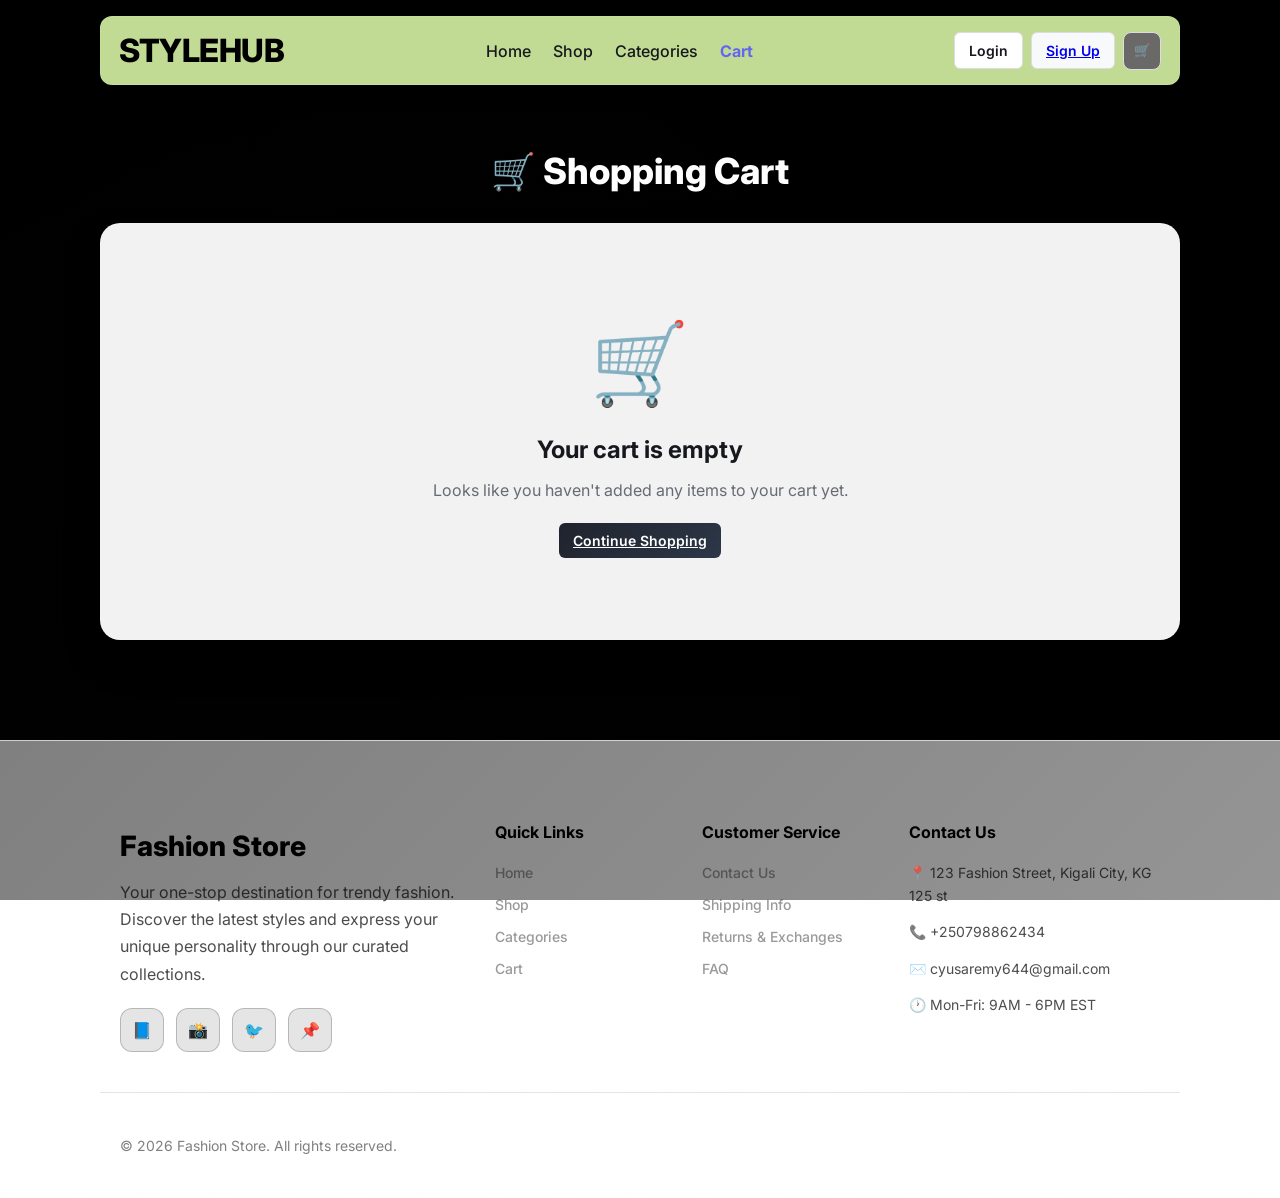
<file: cart.html>
<!DOCTYPE html>
<html lang="en">
<head>
  <meta charset="UTF-8">
  <meta name="viewport" content="width=device-width, initial-scale=1.0">
  <title>Shopping Cart - Fashion Store</title>
  <link rel="preconnect" href="https://fonts.googleapis.com">
  <link rel="preconnect" href="https://fonts.gstatic.com" crossorigin>
  <link href="https://fonts.googleapis.com/css2?family=Inter:wght@400;500;600;700;800&display=swap" rel="stylesheet">
  <link rel="stylesheet" href="styles.css">
  <style>
    .cart-page {
      min-height: 60vh;
      padding: 40px 0;
    }

    .cart-page-title {
      font-size: 36px;
      font-weight: 800;
      margin-bottom: 30px;
      text-align: center;
      color: white;
      text-shadow: 0 2px 4px rgba(0, 0, 0, 0.2);
    }

    .cart-page-container {
      background: rgba(255, 255, 255, 0.95);
      backdrop-filter: blur(20px);
      border-radius: 20px;
      padding: 30px;
      box-shadow: 0 20px 40px rgba(0, 0, 0, 0.15);
    }

    .cart-page-table {
      width: 100%;
      border-collapse: collapse;
    }

    .cart-page-table th {
      text-align: left;
      padding: 15px;
      border-bottom: 2px solid var(--line);
      font-weight: 600;
      color: var(--gray-700);
    }

    .cart-page-table td {
      padding: 20px 15px;
      border-bottom: 1px solid var(--line);
      vertical-align: middle;
    }

    .cart-page-item {
      display: flex;
      align-items: center;
      gap: 15px;
    }

    .cart-page-item img {
      width: 80px;
      height: 80px;
      object-fit: cover;
      border-radius: 10px;
      background: #f0f0f0;
    }

    .cart-page-item-info h4 {
      margin: 0 0 5px 0;
      font-size: 16px;
    }

    .cart-page-item-info p {
      margin: 0;
      color: var(--muted);
      font-size: 14px;
    }

    .cart-page-qty {
      display: flex;
      align-items: center;
      gap: 10px;
    }

    .cart-page-qty button {
      width: 32px;
      height: 32px;
      border: 1px solid var(--line);
      background: white;
      border-radius: 8px;
      cursor: pointer;
      font-weight: 600;
      transition: all 0.2s;
    }

    .cart-page-qty button:hover {
      background: var(--primary);
      color: white;
      border-color: var(--primary);
    }

    .cart-page-qty span {
      min-width: 30px;
      text-align: center;
      font-weight: 600;
    }

    .cart-page-price {
      font-weight: 600;
      font-size: 16px;
    }

    .cart-page-remove {
      background: #ff4444;
      color: white;
      border: none;
      padding: 8px 16px;
      border-radius: 8px;
      cursor: pointer;
      font-size: 13px;
      transition: all 0.2s;
    }

    .cart-page-remove:hover {
      background: #cc0000;
      transform: translateY(-2px);
    }

    .cart-page-summary {
      margin-top: 30px;
      padding-top: 20px;
      border-top: 2px solid var(--line);
      display: flex;
      justify-content: space-between;
      align-items: center;
      flex-wrap: wrap;
      gap: 20px;
    }

    .cart-page-total {
      font-size: 24px;
      font-weight: 700;
    }

    .cart-page-total span {
      color: var(--primary);
    }

    .cart-page-actions {
      display: flex;
      gap: 15px;
    }

    .btn-continue {
      background: transparent;
      border: 2px solid var(--line);
      color: var(--text);
      text-decoration: none;
    }

    .btn-continue:hover {
      background: var(--line);
    }

    .empty-cart-page {
      text-align: center;
      padding: 60px 20px;
    }

    .empty-cart-page-icon {
      font-size: 80px;
      margin-bottom: 20px;
    }

    .empty-cart-page h3 {
      font-size: 24px;
      margin-bottom: 10px;
    }

    .empty-cart-page p {
      color: var(--muted);
      margin-bottom: 30px;
    }

    @media (max-width: 768px) {
      .cart-page-table thead {
        display: none;
      }

      .cart-page-table tbody,
      .cart-page-table tr,
      .cart-page-table td {
        display: block;
        width: 100%;
      }

      .cart-page-table tr {
        margin-bottom: 20px;
        border: 1px solid var(--line);
        border-radius: 12px;
        padding: 15px;
      }

      .cart-page-table td {
        border: none;
        padding: 10px 0;
        display: flex;
        justify-content: space-between;
        align-items: center;
      }

      .cart-page-table td::before {
        content: attr(data-label);
        font-weight: 600;
        color: var(--gray-600);
      }

      .cart-page-item {
        flex-direction: column;
        text-align: center;
        width: 100%;
      }

      .cart-page-item img {
        width: 120px;
        height: 120px;
      }

      .cart-page-summary {
        flex-direction: column;
        text-align: center;
      }

      .cart-page-actions {
        flex-direction: column;
        width: 100%;
      }

      .cart-page-actions .btn {
        width: 100%;
      }
    }
  </style>
</head>
<body>
  <header class="header container">
    <div class="logo">StyleHub</div>
    <nav class="nav-links">
      <a href="index.html">Home</a>
      <a href="shop.html">Shop</a>
      <a href="categories.html">Categories</a>
      <a href="cart.html" class="active">Cart</a>
    </nav>
    <div class="nav-actions">
      <a href="login.html" class="btn btn-light">Login</a>
      <a href="signup.html" class="btn btn-outline">Sign Up</a>
      <button class="icon-btn" aria-label="Cart" onclick="window.location.href='cart.html'">🛒</button>
    </div>
  </header>

  <main class="container cart-page">
    <h1 class="cart-page-title">🛒 Shopping Cart</h1>
    
    <div class="cart-page-container">
      <div id="cartPageContent">
        <!-- Cart content will be rendered here -->
      </div>
    </div>
  </main>

  <footer class="footer">
    <div class="footer-container">
      <div class="footer-brand">
        <h3>Fashion Store</h3>
        <p>Your one-stop destination for trendy fashion. Discover the latest styles and express your unique personality through our curated collections.</p>
        <div class="footer-social">
          <a href="#" aria-label="Facebook">📘</a>
          <a href="#" aria-label="Instagram">📸</a>
          <a href="#" aria-label="Twitter">🐦</a>
          <a href="#" aria-label="Pinterest">📌</a>
        </div>
      </div>
      
      <div class="footer-links">
        <h4>Quick Links</h4>
        <ul>
          <li><a href="index.html">Home</a></li>
          <li><a href="shop.html">Shop</a></li>
          <li><a href="categories.html">Categories</a></li>
          <li><a href="cart.html">Cart</a></li>
        </ul>
      </div>
      
      <div class="footer-links">
        <h4>Customer Service</h4>
        <ul>
          <li><a href="#">Contact Us</a></li>
          <li><a href="#">Shipping Info</a></li>
          <li><a href="#">Returns & Exchanges</a></li>
          <li><a href="#">FAQ</a></li>
        </ul>
      </div>
      
      <div class="footer-contact">
        <h4>Contact Us</h4>
        <p>📍 123 Fashion Street, Kigali City, KG 125 st</p>
        <p>📞 +250798862434</p>
        <p>✉️ cyusaremy644@gmail.com</p>
        <p>🕐 Mon-Fri: 9AM - 6PM EST</p>
      </div>
    </div>
    
    <div class="footer-bottom">
      <p>&copy; 2026 Fashion Store. All rights reserved.</p>
    </div>
  </footer>

  <script>
    let cart = JSON.parse(localStorage.getItem('fashionCart')) || [];

    function currency(value) {
      return `${value.toLocaleString()} RWF`;
    }

    function saveCart() {
      localStorage.setItem('fashionCart', JSON.stringify(cart));
    }

    function renderCartPage() {
      const cartContent = document.getElementById('cartPageContent');
      
      if (cart.length === 0) {
        cartContent.innerHTML = `
          <div class="empty-cart-page">
            <div class="empty-cart-page-icon">🛒</div>
            <h3>Your cart is empty</h3>
            <p>Looks like you haven't added any items to your cart yet.</p>
            <a href="index.html" class="btn btn-dark">Continue Shopping</a>
          </div>
        `;
        return;
      }

      const cartItemsHTML = cart.map(item => `
        <tr>
          <td data-label="Product">
            <div class="cart-page-item">
              <img src="${item.image}" alt="${item.name}" onerror="this.style.background='#ffcccc'">
              <div class="cart-page-item-info">
                <h4>${item.name}</h4>
                <p>${item.category}</p>
              </div>
            </div>
          </td>
          <td data-label="Price" class="cart-page-price">${currency(item.price)}</td>
          <td data-label="Quantity">
            <div class="cart-page-qty">
              <button onclick="updateCartItemQty(${item.id}, -1)">-</button>
              <span>${item.quantity}</span>
              <button onclick="updateCartItemQty(${item.id}, 1)">+</button>
            </div>
          </td>
          <td data-label="Total" class="cart-page-price">${currency(item.price * item.quantity)}</td>
          <td data-label="Action">
            <button class="cart-page-remove" onclick="removeCartItem(${item.id})">Remove</button>
          </td>
        </tr>
      `).join('');

      const total = cart.reduce((sum, item) => sum + (item.price * item.quantity), 0);

      cartContent.innerHTML = `
        <table class="cart-page-table">
          <thead>
            <tr>
              <th>Product</th>
              <th>Price</th>
              <th>Quantity</th>
              <th>Total</th>
              <th>Action</th>
            </tr>
          </thead>
          <tbody>
            ${cartItemsHTML}
          </tbody>
        </table>
        
        <div class="cart-page-summary">
          <div class="cart-page-total">
            Total: <span>${currency(total)}</span>
          </div>
          <div class="cart-page-actions">
            <a href="index.html" class="btn btn-light btn-continue">Continue Shopping</a>
            <a href="checkout.html" class="btn btn-dark">Proceed to Checkout</a>
          </div>
        </div>
      `;
    }

    function updateCartItemQty(id, change) {
      const item = cart.find(item => item.id === id);
      if (item) {
        item.quantity += change;
        if (item.quantity <= 0) {
          removeCartItem(id);
        } else {
          saveCart();
          renderCartPage();
          updateCartCount();
        }
      }
    }

    function removeCartItem(id) {
      cart = cart.filter(item => item.id !== id);
      saveCart();
      renderCartPage();
      updateCartCount();
    }

    function updateCartCount() {
      const cartBtn = document.querySelector('[aria-label="Cart"]');
      const totalItems = cart.reduce((sum, item) => sum + item.quantity, 0);
      if (cartBtn) {
        cartBtn.innerHTML = totalItems > 0 ? `🛒<span class="cart-badge">${totalItems}</span>` : '🛒';
      }
    }

    function checkAuthState() {
      const userEmail = localStorage.getItem('userEmail');
      const navActions = document.querySelector('.nav-actions');
      
      if (userEmail && navActions) {
        navActions.innerHTML = `
          <span class="user-welcome">👋 ${userEmail.split('@')[0]}</span>
          <button class="btn btn-outline" id="logoutBtn">Logout</button>
          <button class="icon-btn" aria-label="Cart" onclick="window.location.href='cart.html'">🛒</button>
        `;
        
        document.getElementById('logoutBtn')?.addEventListener('click', () => {
          localStorage.removeItem('userEmail');
          localStorage.removeItem('userData');
          alert('Logged out successfully!');
          window.location.reload();
        });
      }
    }

    // Add cart badge styles
    const style = document.createElement('style');
    style.textContent = `
      .cart-badge {
        position: absolute;
        top: -5px;
        right: -5px;
        background: var(--gradient-2, #764ba2);
        color: white;
        font-size: 11px;
        font-weight: 700;
        width: 20px;
        height: 20px;
        border-radius: 50%;
        display: flex;
        align-items: center;
        justify-content: center;
      }
      .icon-btn {
        position: relative;
      }
    `;
    document.head.appendChild(style);

    document.addEventListener('DOMContentLoaded', () => {
      checkAuthState();
      renderCartPage();
      updateCartCount();
    });
  </script>
</body>
</html>
</file>
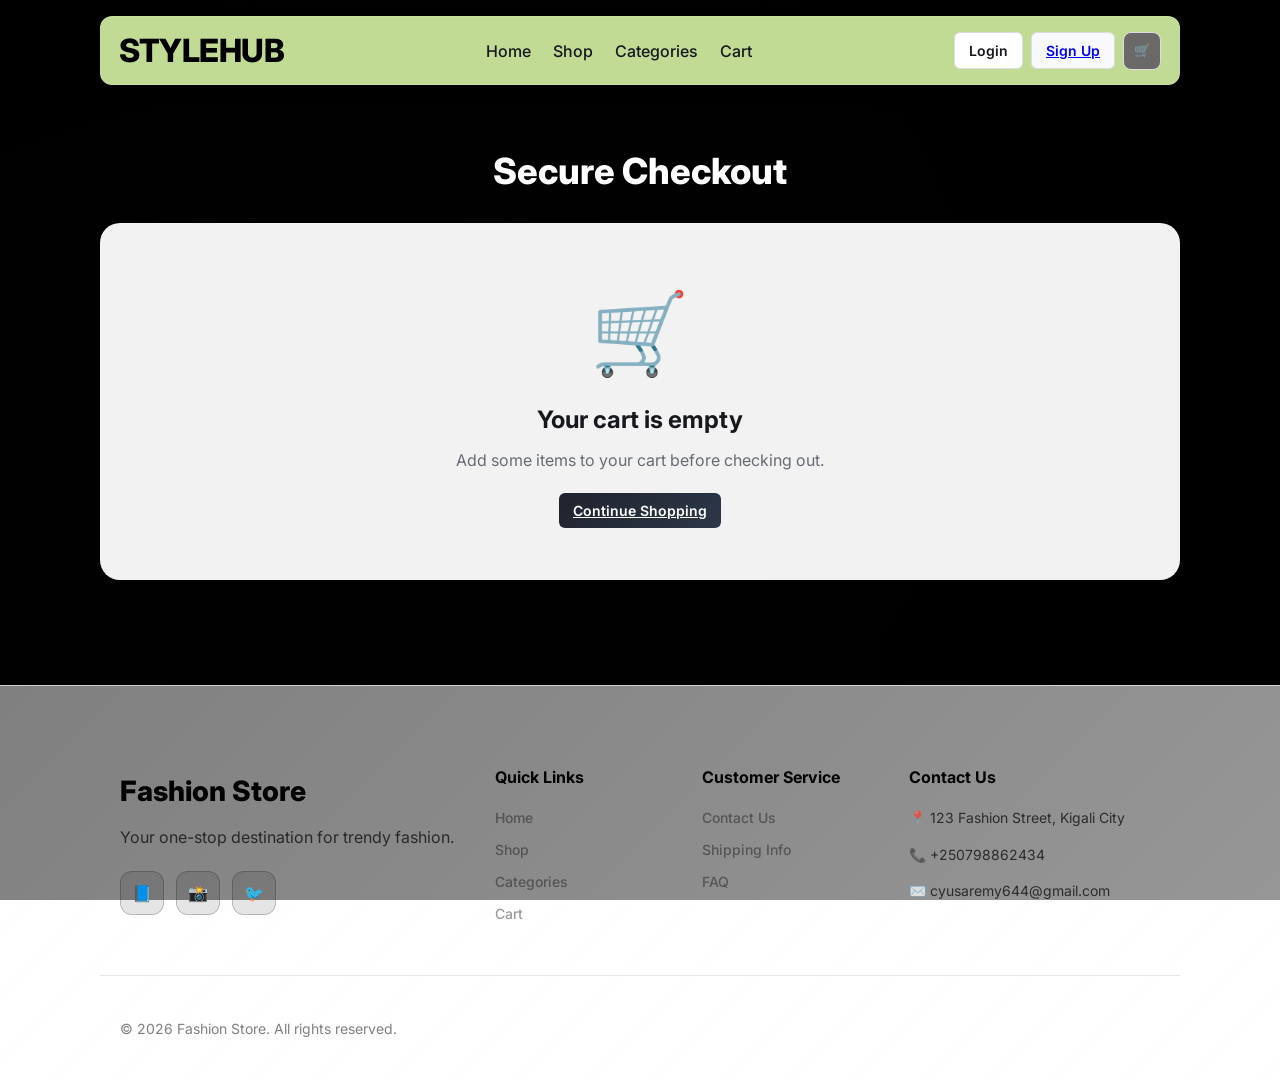
<file: checkout.html>
<!DOCTYPE html>
<html lang="en">
<head>
  <meta charset="UTF-8">
  <meta name="viewport" content="width=device-width, initial-scale=1.0">
  <title>Checkout - Fashion Store</title>
  <link rel="preconnect" href="https://fonts.googleapis.com">
  <link rel="preconnect" href="https://fonts.gstatic.com" crossorigin>
  <link href="https://fonts.googleapis.com/css2?family=Inter:wght@400;500;600;700;800&display=swap" rel="stylesheet">
  <link rel="stylesheet" href="styles.css">
  <style>
    .checkout-page {
      min-height: 60vh;
      padding: 40px 0;
    }

    .checkout-title {
      font-size: 36px;
      font-weight: 800;
      margin-bottom: 30px;
      text-align: center;
      color: white;
      text-shadow: 0 2px 4px rgba(0, 0, 0, 0.2);
    }

    .checkout-container {
      display: grid;
      grid-template-columns: 1fr 400px;
      gap: 30px;
    }

    .checkout-form {
      background: rgba(255, 255, 255, 0.95);
      backdrop-filter: blur(20px);
      border-radius: 20px;
      padding: 30px;
      box-shadow: 0 20px 40px rgba(0, 0, 0, 0.15);
    }

    .checkout-section {
      margin-bottom: 30px;
    }

    .checkout-section h3 {
      font-size: 20px;
      font-weight: 700;
      margin-bottom: 20px;
      padding-bottom: 10px;
      border-bottom: 2px solid var(--line);
      display: flex;
      align-items: center;
      gap: 10px;
    }

    .form-row {
      display: grid;
      grid-template-columns: 1fr 1fr;
      gap: 15px;
    }

    .form-group {
      margin-bottom: 15px;
    }

    .form-group label {
      display: block;
      font-size: 14px;
      font-weight: 600;
      color: var(--gray-700);
      margin-bottom: 8px;
    }

    .form-group input,
    .form-group select,
    .form-group textarea {
      width: 100%;
      padding: 12px 16px;
      border: 2px solid var(--line);
      border-radius: 10px;
      font-size: 15px;
      font-family: inherit;
      transition: all 0.2s;
      background: white;
    }

    .form-group input:focus,
    .form-group select:focus,
    .form-group textarea:focus {
      outline: none;
      border-color: var(--primary);
      box-shadow: 0 0 0 4px var(--primary-light);
    }

    .form-group textarea {
      resize: vertical;
      min-height: 80px;
    }

    .payment-methods {
      display: flex;
      flex-direction: column;
      gap: 12px;
    }

    .payment-method {
      border: 2px solid var(--line);
      border-radius: 12px;
      padding: 16px;
      cursor: pointer;
      transition: all 0.2s;
      display: flex;
      align-items: center;
      gap: 12px;
    }

    .payment-method:hover {
      border-color: var(--primary);
      background: var(--primary-light);
    }

    .payment-method.active {
      border-color: var(--primary);
      background: var(--primary-light);
    }

    .payment-method input[type="radio"] {
      width: 20px;
      height: 20px;
      accent-color: var(--primary);
    }

    .payment-method-icon {
      font-size: 28px;
    }

    .payment-method-info {
      flex: 1;
    }

    .payment-method-info h4 {
      margin: 0;
      font-size: 16px;
    }

    .payment-method-info p {
      margin: 4px 0 0 0;
      font-size: 13px;
      color: var(--muted);
    }

    .payment-details {
      margin-top: 20px;
      padding: 20px;
      background: var(--gray-100);
      border-radius: 12px;
      display: none;
    }

    .payment-details.active {
      display: block;
    }

    .order-summary {
      background: rgba(255, 255, 255, 0.95);
      backdrop-filter: blur(20px);
      border-radius: 20px;
      padding: 30px;
      box-shadow: 0 20px 40px rgba(0, 0, 0, 0.15);
      height: fit-content;
      position: sticky;
      top: 20px;
    }

    .order-summary h3 {
      font-size: 20px;
      font-weight: 700;
      margin-bottom: 20px;
      padding-bottom: 10px;
      border-bottom: 2px solid var(--line);
    }

    .order-items {
      max-height: 300px;
      overflow-y: auto;
      margin-bottom: 20px;
    }

    .order-item {
      display: flex;
      gap: 12px;
      padding: 12px 0;
      border-bottom: 1px solid var(--line);
    }

    .order-item img {
      width: 60px;
      height: 60px;
      object-fit: cover;
      border-radius: 8px;
    }

    .order-item-info {
      flex: 1;
    }

    .order-item-info h4 {
      margin: 0 0 4px 0;
      font-size: 14px;
    }

    .order-item-info p {
      margin: 0;
      font-size: 13px;
      color: var(--muted);
    }

    .order-item-price {
      font-weight: 600;
      font-size: 14px;
    }

    .order-totals {
      border-top: 2px solid var(--line);
      padding-top: 20px;
    }

    .total-row {
      display: flex;
      justify-content: space-between;
      margin-bottom: 10px;
      font-size: 14px;
    }

    .total-row.discount {
      color: #22c55e;
    }

    .total-row.final {
      font-size: 20px;
      font-weight: 700;
      border-top: 1px solid var(--line);
      padding-top: 15px;
      margin-top: 15px;
    }

    .place-order-btn {
      width: 100%;
      padding: 16px;
      font-size: 18px;
      font-weight: 700;
      margin-top: 20px;
    }

    .secure-badge {
      display: flex;
      align-items: center;
      justify-content: center;
      gap: 8px;
      margin-top: 15px;
      font-size: 13px;
      color: var(--muted);
    }

    .empty-checkout {
      text-align: center;
      padding: 60px 20px;
      background: rgba(255, 255, 255, 0.95);
      border-radius: 20px;
    }

    .empty-checkout-icon {
      font-size: 80px;
      margin-bottom: 20px;
    }

    .empty-checkout h3 {
      font-size: 24px;
      margin-bottom: 10px;
    }

    .empty-checkout p {
      color: var(--muted);
      margin-bottom: 30px;
    }

    .order-item-actions {
      display: flex;
      align-items: center;
      gap: 12px;
      margin-top: 8px;
    }

    .qty-control {
      display: flex;
      align-items: center;
      gap: 8px;
      background: var(--gray-100);
      border-radius: 8px;
      padding: 4px;
    }

    .qty-btn {
      width: 28px;
      height: 28px;
      border: none;
      background: white;
      border-radius: 6px;
      cursor: pointer;
      font-weight: 600;
      color: var(--text);
      transition: all 0.2s ease;
      display: flex;
      align-items: center;
      justify-content: center;
    }

    .qty-btn:hover {
      background: var(--dark);
      color: white;
    }

    .qty-value {
      min-width: 24px;
      text-align: center;
      font-weight: 600;
      font-size: 14px;
    }

    .remove-btn {
      background: none;
      border: none;
      color: #ef4444;
      cursor: pointer;
      font-size: 13px;
      display: flex;
      align-items: center;
      gap: 4px;
      padding: 4px 8px;
      border-radius: 6px;
      transition: all 0.2s ease;
    }

    .remove-btn:hover {
      background: #fee2e2;
    }

    @media (max-width: 900px) {
      .checkout-container {
        grid-template-columns: 1fr;
      }

      .order-summary {
        position: static;
      }

      .form-row {
        grid-template-columns: 1fr;
      }
    }
  </style>
</head>
<body>
  <header class="header container">
    <div class="logo">StyleHub</div>
    <nav class="nav-links">
      <a href="index.html">Home</a>
      <a href="shop.html">Shop</a>
      <a href="categories.html">Categories</a>
      <a href="cart.html">Cart</a>
    </nav>
    <div class="nav-actions">
      <a href="login.html" class="btn btn-light">Login</a>
      <a href="signup.html" class="btn btn-outline">Sign Up</a>
      <button class="icon-btn" aria-label="Cart" onclick="window.location.href='cart.html'">🛒</button>
    </div>
  </header>

  <main class="container checkout-page">
    <h1 class="checkout-title">Secure Checkout</h1>
    
    <div id="checkoutContent">
      <!-- Checkout content will be rendered here -->
    </div>
  </main>

  <footer class="footer">
    <div class="footer-container">
      <div class="footer-brand">
        <h3>Fashion Store</h3>
        <p>Your one-stop destination for trendy fashion.</p>
        <div class="footer-social">
          <a href="#" aria-label="Facebook">📘</a>
          <a href="#" aria-label="Instagram">📸</a>
          <a href="#" aria-label="Twitter">🐦</a>
        </div>
      </div>
      
      <div class="footer-links">
        <h4>Quick Links</h4>
        <ul>
          <li><a href="index.html">Home</a></li>
          <li><a href="shop.html">Shop</a></li>
          <li><a href="categories.html">Categories</a></li>
          <li><a href="cart.html">Cart</a></li>
        </ul>
      </div>
      
      <div class="footer-links">
        <h4>Customer Service</h4>
        <ul>
          <li><a href="#">Contact Us</a></li>
          <li><a href="#">Shipping Info</a></li>
          <li><a href="#">FAQ</a></li>
        </ul>
      </div>
      
      <div class="footer-contact">
        <h4>Contact Us</h4>
        <p>📍 123 Fashion Street, Kigali City</p>
        <p>📞 +250798862434</p>
        <p>✉️ cyusaremy644@gmail.com</p>
      </div>
    </div>
    
    <div class="footer-bottom">
      <p>&copy; 2026 Fashion Store. All rights reserved.</p>
    </div>
  </footer>

  <script>
    let cart = JSON.parse(localStorage.getItem('fashionCart')) || [];
    let selectedPaymentMethod = 'momo';

    function currency(value) {
      return `${value.toLocaleString()} RWF`;
    }

    function renderCheckout() {
      const checkoutContent = document.getElementById('checkoutContent');
      
      if (cart.length === 0) {
        checkoutContent.innerHTML = `
          <div class="empty-checkout">
            <div class="empty-checkout-icon">🛒</div>
            <h3>Your cart is empty</h3>
            <p>Add some items to your cart before checking out.</p>
            <a href="index.html" class="btn btn-dark">Continue Shopping</a>
          </div>
        `;
        return;
      }

      const subtotal = cart.reduce((sum, item) => sum + (item.price * item.quantity), 0);
      const shipping = subtotal > 50000 ? 0 : 3000;
      const total = subtotal + shipping;

      const orderItemsHTML = cart.map(item => `
        <div class="order-item" data-id="${item.id}">
          <img src="${item.image}" alt="${item.name}" onerror="this.style.background='#ffcccc'">
          <div class="order-item-info">
            <h4>${item.name}</h4>
            <div class="order-item-actions">
              <div class="qty-control">
                <button type="button" class="qty-btn" onclick="updateItemQty(${item.id}, -1)">−</button>
                <span class="qty-value">${item.quantity}</span>
                <button type="button" class="qty-btn" onclick="updateItemQty(${item.id}, 1)">+</button>
              </div>
              <button type="button" class="remove-btn" onclick="removeItem(${item.id})" title="Remove item">
                🗑️ Remove
              </button>
            </div>
          </div>
          <div class="order-item-price">${currency(item.price * item.quantity)}</div>
        </div>
      `).join('');

      checkoutContent.innerHTML = `
        <div class="checkout-container">
          <div class="checkout-form">
            <div class="checkout-section">
              <h3>📦 Shipping Information</h3>
              <div class="form-row">
                <div class="form-group">
                  <label for="firstName">First Name *</label>
                  <input type="text" id="firstName" required placeholder="John">
                </div>
                <div class="form-group">
                  <label for="lastName">Last Name *</label>
                  <input type="text" id="lastName" required placeholder="Doe">
                </div>
              </div>
              <div class="form-group">
                <label for="email">Email Address *</label>
                <input type="email" id="email" required placeholder="john@example.com">
              </div>
              <div class="form-group">
                <label for="phone">Phone Number *</label>
                <input type="tel" id="phone" required placeholder="+250 7XX XXX XXX">
              </div>
              <div class="form-group">
                <label for="address">Street Address *</label>
                <input type="text" id="address" required placeholder="123 Fashion Street">
              </div>
              <div class="form-row">
                <div class="form-group">
                  <label for="city">City *</label>
                  <input type="text" id="city" required placeholder="Kigali">
                </div>
                <div class="form-group">
                  <label for="country">Country *</label>
                  <select id="country" required>
                    <option value="RW">Rwanda</option>
                    <option value="UG">Uganda</option>
                    <option value="KE">Kenya</option>
                    <option value="TZ">Tanzania</option>
                    <option value="BI">Burundi</option>
                    <option value="CD">DR Congo</option>
                  </select>
                </div>
              </div>
              <div class="form-group">
                <label for="notes">Order Notes (Optional)</label>
                <textarea id="notes" placeholder="Special delivery instructions..."></textarea>
              </div>
            </div>

            <div class="checkout-section">
              <h3>💳 Payment Method</h3>
              <div class="payment-methods">
                <label class="payment-method active" data-method="momo">
                  <input type="radio" name="payment" value="momo" checked>
                  <span class="payment-method-icon">📱</span>
                  <div class="payment-method-info">
                    <h4>Mobile Money (M-Pesa / MTN MoMo)</h4>
                    <p>Pay using your mobile money wallet</p>
                  </div>
                </label>
                
                <label class="payment-method" data-method="card">
                  <input type="radio" name="payment" value="card">
                  <span class="payment-method-icon">💳</span>
                  <div class="payment-method-info">
                    <h4>Credit / Debit Card</h4>
                    <p>Pay with Visa, Mastercard, or other cards</p>
                  </div>
                </label>
                
                <label class="payment-method" data-method="bank">
                  <input type="radio" name="payment" value="bank">
                  <span class="payment-method-icon">🏦</span>
                  <div class="payment-method-info">
                    <h4>Bank Transfer</h4>
                    <p>Pay via direct bank transfer</p>
                  </div>
                </label>
                
                <label class="payment-method" data-method="cod">
                  <input type="radio" name="payment" value="cod">
                  <span class="payment-method-icon">💵</span>
                  <div class="payment-method-info">
                    <h4>Cash on Delivery</h4>
                    <p>Pay when you receive your order</p>
                  </div>
                </label>
              </div>

              <div class="payment-details active" id="momoDetails">
                <div class="form-group">
                  <label for="momoProvider">Mobile Money Provider *</label>
                  <select id="momoProvider" required>
                    <option value="mtn">MTN MoMo</option>
                    <option value="airtel">Airtel Money</option>
                  </select>
                </div>
                <div class="form-group">
                  <label for="momoPhone">MoMo Phone Number *</label>
                  <input type="tel" id="momoPhone" required placeholder="2507XXXXXXXX">
                </div>
              </div>

              <div class="payment-details" id="cardDetails">
                <div class="form-group">
                  <label for="cardNumber">Card Number *</label>
                  <input type="text" id="cardNumber" placeholder="1234 5678 9012 3456" maxlength="19">
                </div>
                <div class="form-row">
                  <div class="form-group">
                    <label for="cardExpiry">Expiry Date *</label>
                    <input type="text" id="cardExpiry" placeholder="MM/YY" maxlength="5">
                  </div>
                  <div class="form-group">
                    <label for="cardCvv">CVV *</label>
                    <input type="text" id="cardCvv" placeholder="123" maxlength="4">
                  </div>
                </div>
                <div class="form-group">
                  <label for="cardName">Name on Card *</label>
                  <input type="text" id="cardName" placeholder="JOHN DOE">
                </div>
              </div>

              <div class="payment-details" id="bankDetails">
                <p style="color: var(--muted); font-size: 14px;">
                  Bank transfer instructions will be sent to your email after placing the order.
                </p>
              </div>

              <div class="payment-details" id="codDetails">
                <p style="color: var(--muted); font-size: 14px;">
                  Please have the exact amount ready when your order is delivered.
                </p>
              </div>
            </div>
          </div>

          <div class="order-summary">
            <h3>Order Summary</h3>
            <div class="order-items">
              ${orderItemsHTML}
            </div>
            <div class="order-totals">
              <div class="total-row">
                <span>Subtotal</span>
                <span>${currency(subtotal)}</span>
              </div>
              <div class="total-row">
                <span>Shipping</span>
                <span>${shipping === 0 ? 'FREE' : currency(shipping)}</span>
              </div>
              <div class="total-row final">
                <span>Total</span>
                <span>${currency(total)}</span>
              </div>
            </div>
            <button class="btn btn-dark place-order-btn" onclick="placeOrder()">
              Place Order
            </button>
            <div class="secure-badge">
              <span>🔒</span>
              <span>Secure SSL Encryption</span>
            </div>
          </div>
        </div>
      `;

      // Add payment method change handlers
      document.querySelectorAll('.payment-method').forEach(method => {
        method.addEventListener('click', () => {
          document.querySelectorAll('.payment-method').forEach(m => m.classList.remove('active'));
          method.classList.add('active');
          
          const methodValue = method.dataset.method;
          selectedPaymentMethod = methodValue;
          
          document.querySelectorAll('.payment-details').forEach(d => d.classList.remove('active'));
          document.getElementById(methodValue + 'Details')?.classList.add('active');
        });
      });

      // Card number formatting
      const cardNumber = document.getElementById('cardNumber');
      if (cardNumber) {
        cardNumber.addEventListener('input', (e) => {
          let value = e.target.value.replace(/\D/g, '');
          value = value.replace(/(\d{4})/g, '$1 ').trim();
          e.target.value = value;
        });
      }

      // Expiry date formatting
      const cardExpiry = document.getElementById('cardExpiry');
      if (cardExpiry) {
        cardExpiry.addEventListener('input', (e) => {
          let value = e.target.value.replace(/\D/g, '');
          if (value.length >= 2) {
            value = value.substring(0, 2) + '/' + value.substring(2, 4);
          }
          e.target.value = value;
        });
      }
    }

    function placeOrder() {
      // Validate required fields
      const requiredFields = ['firstName', 'lastName', 'email', 'phone', 'address', 'city'];
      let isValid = true;
      
      requiredFields.forEach(fieldId => {
        const field = document.getElementById(fieldId);
        if (!field || !field.value.trim()) {
          isValid = false;
          if (field) field.style.borderColor = '#ff4444';
        } else {
          if (field) field.style.borderColor = '';
        }
      });

      if (!isValid) {
        alert('Please fill in all required shipping information.');
        return;
      }

      // Validate payment method specific fields
      if (selectedPaymentMethod === 'momo') {
        const momoPhone = document.getElementById('momoPhone');
        if (!momoPhone || !momoPhone.value.trim()) {
          alert('Please enter your Mobile Money phone number.');
          return;
        }
      }

      if (selectedPaymentMethod === 'card') {
        const cardFields = ['cardNumber', 'cardExpiry', 'cardCvv', 'cardName'];
        let cardValid = true;
        cardFields.forEach(fieldId => {
          const field = document.getElementById(fieldId);
          if (!field || !field.value.trim()) {
            cardValid = false;
          }
        });
        if (!cardValid) {
          alert('Please fill in all card details.');
          return;
        }
      }

      // Process order
      const orderNumber = 'ORD-' + Date.now();
      const orderData = {
        orderNumber,
        items: cart,
        shipping: {
          firstName: document.getElementById('firstName').value,
          lastName: document.getElementById('lastName').value,
          email: document.getElementById('email').value,
          phone: document.getElementById('phone').value,
          address: document.getElementById('address').value,
          city: document.getElementById('city').value,
          country: document.getElementById('country').value,
          notes: document.getElementById('notes').value
        },
        payment: {
          method: selectedPaymentMethod,
          ...(selectedPaymentMethod === 'momo' && {
            provider: document.getElementById('momoProvider').value,
            phone: document.getElementById('momoPhone').value
          })
        },
        total: cart.reduce((sum, item) => sum + (item.price * item.quantity), 0) + 
               (cart.reduce((sum, item) => sum + (item.price * item.quantity), 0) > 50000 ? 0 : 3000),
        date: new Date().toISOString()
      };

      // Save order to localStorage
      const orders = JSON.parse(localStorage.getItem('fashionOrders') || '[]');
      orders.push(orderData);
      localStorage.setItem('fashionOrders', JSON.stringify(orders));

      // Clear cart
      localStorage.removeItem('fashionCart');

      // Show success message
      alert(`Order placed successfully!\n\nOrder Number: ${orderNumber}\n\nThank you for shopping with us!`);
      
      // Redirect to home
      window.location.href = 'index.html';
    }

    function updateItemQty(itemId, change) {
      const item = cart.find(item => item.id === itemId);
      if (!item) return;
      
      item.quantity += change;
      
      if (item.quantity <= 0) {
        removeItem(itemId);
        return;
      }
      
      localStorage.setItem('fashionCart', JSON.stringify(cart));
      renderCheckout();
    }

    function removeItem(itemId) {
      if (!confirm('Are you sure you want to remove this item from your cart?')) return;
      
      cart = cart.filter(item => item.id !== itemId);
      localStorage.setItem('fashionCart', JSON.stringify(cart));
      renderCheckout();
      
      if (cart.length === 0) {
        alert('Your cart is now empty. Redirecting to shop...');
        window.location.href = 'index.html';
      }
    }

    function checkAuthState() {
      const userEmail = localStorage.getItem('userEmail');
      const navActions = document.querySelector('.nav-actions');
      
      if (userEmail && navActions) {
        navActions.innerHTML = `
          <span class="user-welcome">👋 ${userEmail.split('@')[0]}</span>
          <button class="btn btn-outline" id="logoutBtn">Logout</button>
          <button class="icon-btn" aria-label="Cart" onclick="window.location.href='cart.html'">🛒</button>
        `;
        
        document.getElementById('logoutBtn')?.addEventListener('click', () => {
          localStorage.removeItem('userEmail');
          localStorage.removeItem('userData');
          alert('Logged out successfully!');
          window.location.reload();
        });
      }
    }

    // Add cart badge styles
    const style = document.createElement('style');
    style.textContent = `
      .cart-badge {
        position: absolute;
        top: -5px;
        right: -5px;
        background: var(--gradient-2, #764ba2);
        color: white;
        font-size: 11px;
        font-weight: 700;
        width: 20px;
        height: 20px;
        border-radius: 50%;
        display: flex;
        align-items: center;
        justify-content: center;
      }
      .icon-btn {
        position: relative;
      }
    `;
    document.head.appendChild(style);

    document.addEventListener('DOMContentLoaded', () => {
      checkAuthState();
      renderCheckout();
    });
  </script>
</body>
</html>
</file>
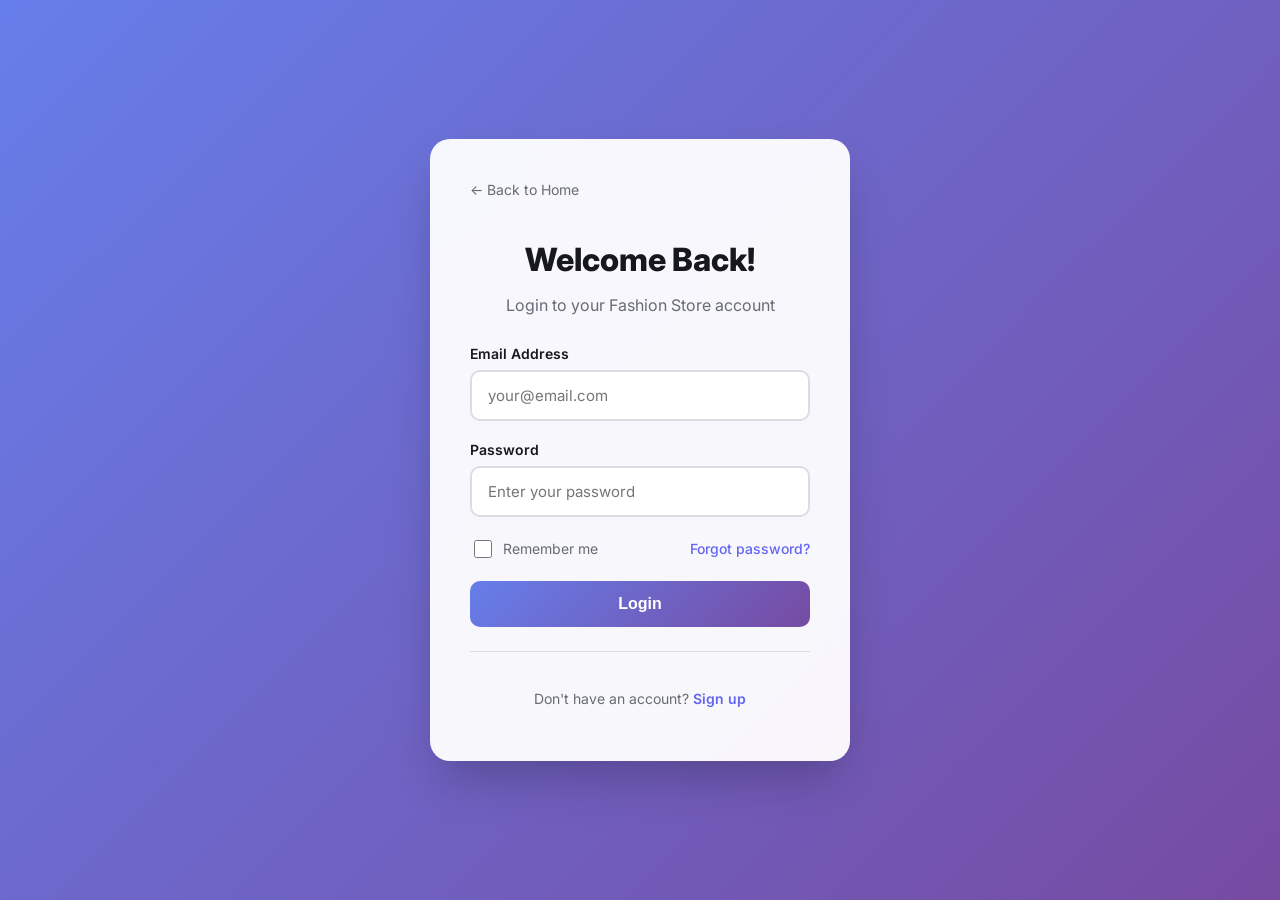
<file: login.html>
<!DOCTYPE html>
<html lang="en">
<head>
    <meta charset="UTF-8">
    <meta name="viewport" content="width=device-width, initial-scale=1.0">
    <title>Login - Fashion Store</title>
    <link rel="preconnect" href="https://fonts.googleapis.com">
    <link rel="preconnect" href="https://fonts.gstatic.com" crossorigin>
    <link href="https://fonts.googleapis.com/css2?family=Inter:wght@400;500;600;700;800&display=swap" rel="stylesheet">
    <link rel="stylesheet" href="styles.css">
    <style>
        .login-page {
            min-height: 100vh;
            display: flex;
            align-items: center;
            justify-content: center;
            background: linear-gradient(135deg, #667eea 0%, #764ba2 25%, #f093fb 50%, #f5576c 75%, #667eea 100%);
            background-size: 400% 400%;
            animation: gradientShift 15s ease infinite;
            padding: 20px;
        }

        @keyframes gradientShift {
            0% { background-position: 0% 50%; }
            50% { background-position: 100% 50%; }
            100% { background-position: 0% 50%; }
        }

        .login-container {
            background: rgba(255, 255, 255, 0.95);
            backdrop-filter: blur(10px);
            border-radius: 20px;
            padding: 40px;
            width: 100%;
            max-width: 420px;
            box-shadow: 0 25px 50px -12px rgba(0, 0, 0, 0.25);
            animation: slideUp 0.5s ease;
        }

        @keyframes slideUp {
            from {
                opacity: 0;
                transform: translateY(30px);
            }
            to {
                opacity: 1;
                transform: translateY(0);
            }
        }

        .login-header {
            text-align: center;
            margin-bottom: 30px;
        }

        .login-header h1 {
            font-size: 32px;
            font-weight: 800;
            color: var(--text);
            margin-bottom: 8px;
        }

        .login-header p {
            color: var(--muted);
            font-size: 16px;
        }

        .form-group {
            margin-bottom: 20px;
        }

        .form-group label {
            display: block;
            font-size: 14px;
            font-weight: 600;
            color: var(--text);
            margin-bottom: 8px;
        }

        .form-group input {
            width: 100%;
            padding: 14px 16px;
            border: 2px solid var(--line);
            border-radius: 10px;
            font-size: 15px;
            font-family: inherit;
            transition: all 0.2s ease;
            background: #fff;
        }

        .form-group input:focus {
            outline: none;
            border-color: var(--primary);
            box-shadow: 0 0 0 4px var(--primary-light);
        }

        .btn-primary {
            width: 100%;
            padding: 14px;
            background: linear-gradient(135deg, var(--gradient-1), var(--gradient-2));
            color: white;
            border: none;
            border-radius: 10px;
            font-size: 16px;
            font-weight: 600;
            cursor: pointer;
            transition: transform 0.2s ease, box-shadow 0.2s ease;
        }

        .btn-primary:hover {
            transform: translateY(-2px);
            box-shadow: 0 10px 20px rgba(102, 126, 234, 0.3);
        }

        .login-footer {
            text-align: center;
            margin-top: 24px;
            padding-top: 24px;
            border-top: 1px solid var(--line);
        }

        .login-footer p {
            color: var(--muted);
            font-size: 14px;
        }

        .login-footer a {
            color: var(--primary);
            text-decoration: none;
            font-weight: 600;
            transition: color 0.2s ease;
        }

        .login-footer a:hover {
            color: var(--gradient-2);
        }

        .back-link {
            display: inline-flex;
            align-items: center;
            gap: 8px;
            color: var(--muted);
            text-decoration: none;
            font-size: 14px;
            margin-bottom: 20px;
            transition: color 0.2s ease;
        }

        .back-link:hover {
            color: var(--text);
        }

        .social-login {
            margin-top: 24px;
        }

        .social-login p {
            text-align: center;
            color: var(--muted);
            font-size: 13px;
            margin-bottom: 16px;
            position: relative;
        }

        .social-login p::before,
        .social-login p::after {
            content: '';
            position: absolute;
            top: 50%;
            width: 80px;
            height: 1px;
            background: var(--line);
        }

        .social-login p::before {
            left: 0;
        }

        .social-login p::after {
            right: 0;
        }

        .social-buttons {
            display: flex;
            gap: 12px;
        }

        .social-btn {
            flex: 1;
            padding: 12px;
            border: 2px solid var(--line);
            background: #fff;
            border-radius: 10px;
            cursor: pointer;
            font-size: 14px;
            font-weight: 500;
            transition: all 0.2s ease;
        }

        .social-btn:hover {
            border-color: var(--primary);
            background: var(--primary-light);
        }

        .remember-forgot {
            display: flex;
            justify-content: space-between;
            align-items: center;
            margin-bottom: 20px;
            font-size: 14px;
        }

        .remember {
            display: flex;
            align-items: center;
            gap: 8px;
            color: var(--muted);
            cursor: pointer;
        }

        .remember input {
            width: 18px;
            height: 18px;
            accent-color: var(--primary);
        }

        .forgot {
            color: var(--primary);
            text-decoration: none;
            font-weight: 500;
        }

        .forgot:hover {
            text-decoration: underline;
        }

        .toast {
            position: fixed;
            bottom: 30px;
            right: 30px;
            background: var(--dark);
            color: white;
            padding: 16px 24px;
            border-radius: 12px;
            box-shadow: 0 10px 30px rgba(0, 0, 0, 0.2);
            display: flex;
            align-items: center;
            gap: 12px;
            transform: translateX(150%);
            transition: transform 0.3s ease;
            z-index: 1000;
        }

        .toast.show {
            transform: translateX(0);
        }

        .toast-icon {
            font-size: 20px;
        }

        @media (max-width: 480px) {
            .login-container {
                padding: 30px 20px;
            }
        }
    </style>
</head>
<body>
    <div class="login-page">
        <div class="login-container">
            <a href="index.html" class="back-link">← Back to Home</a>
            
            <div class="login-header">
                <h1>Welcome Back!</h1>
                <p>Login to your Fashion Store account</p>
            </div>

            <form id="loginForm">
                <div class="form-group">
                    <label for="email">Email Address</label>
                    <input type="email" id="email" placeholder="your@email.com" required>
                </div>
                
                <div class="form-group">
                    <label for="password">Password</label>
                    <input type="password" id="password" placeholder="Enter your password" minlength="7" required>
                </div>

                <div class="remember-forgot">
                    <label class="remember">
                        <input type="checkbox" id="rememberMe">
                        <span>Remember me</span>
                    </label>
                    <a href="#" class="forgot">Forgot password?</a>
                </div>

                <button type="submit" class="btn-primary">Login</button>
            </form>

            

            <div class="login-footer">
                <p>Don't have an account? <a href="signup.html" id="signupLink">Sign up</a></p>
            </div>
        </div>
    </div>

    <div class="toast" id="toast">
        <span class="toast-icon">✓</span>
        <span id="toastMessage">Login successful!</span>
    </div>

    <script>
        const loginForm = document.getElementById('loginForm');
        const toast = document.getElementById('toast');
        const toastMessage = document.getElementById('toastMessage');

        function showToast(message, icon = '✓') {
            toastMessage.textContent = message;
            toast.querySelector('.toast-icon').textContent = icon;
            toast.classList.add('show');
            setTimeout(() => {
                toast.classList.remove('show');
            }, 3000);
        }

        loginForm.addEventListener('submit', (e) => {
            e.preventDefault();
            const email = document.getElementById('email').value;
            const rememberMe = document.getElementById('rememberMe').checked;
            
            if (rememberMe) {
                localStorage.setItem('userEmail', email);
            }
            
            showToast('Login successful! Redirecting...');
            
            setTimeout(() => {
                window.location.href = 'index.html';
            }, 1500);
        });


        document.querySelector('.forgot').addEventListener('click', (e) => {
            e.preventDefault();
            showToast('Password reset link sent!', '✉');
        });

        document.querySelectorAll('.social-btn').forEach(btn => {
            btn.addEventListener('click', () => {
                showToast(`${btn.textContent} login coming soon!`, 'ℹ');
            });
        });

        // Check for saved email
        const savedEmail = localStorage.getItem('userEmail');
        if (savedEmail) {
            document.getElementById('email').value = savedEmail;
            document.getElementById('rememberMe').checked = true;
        }
    </script>
</body>
</html>
</file>
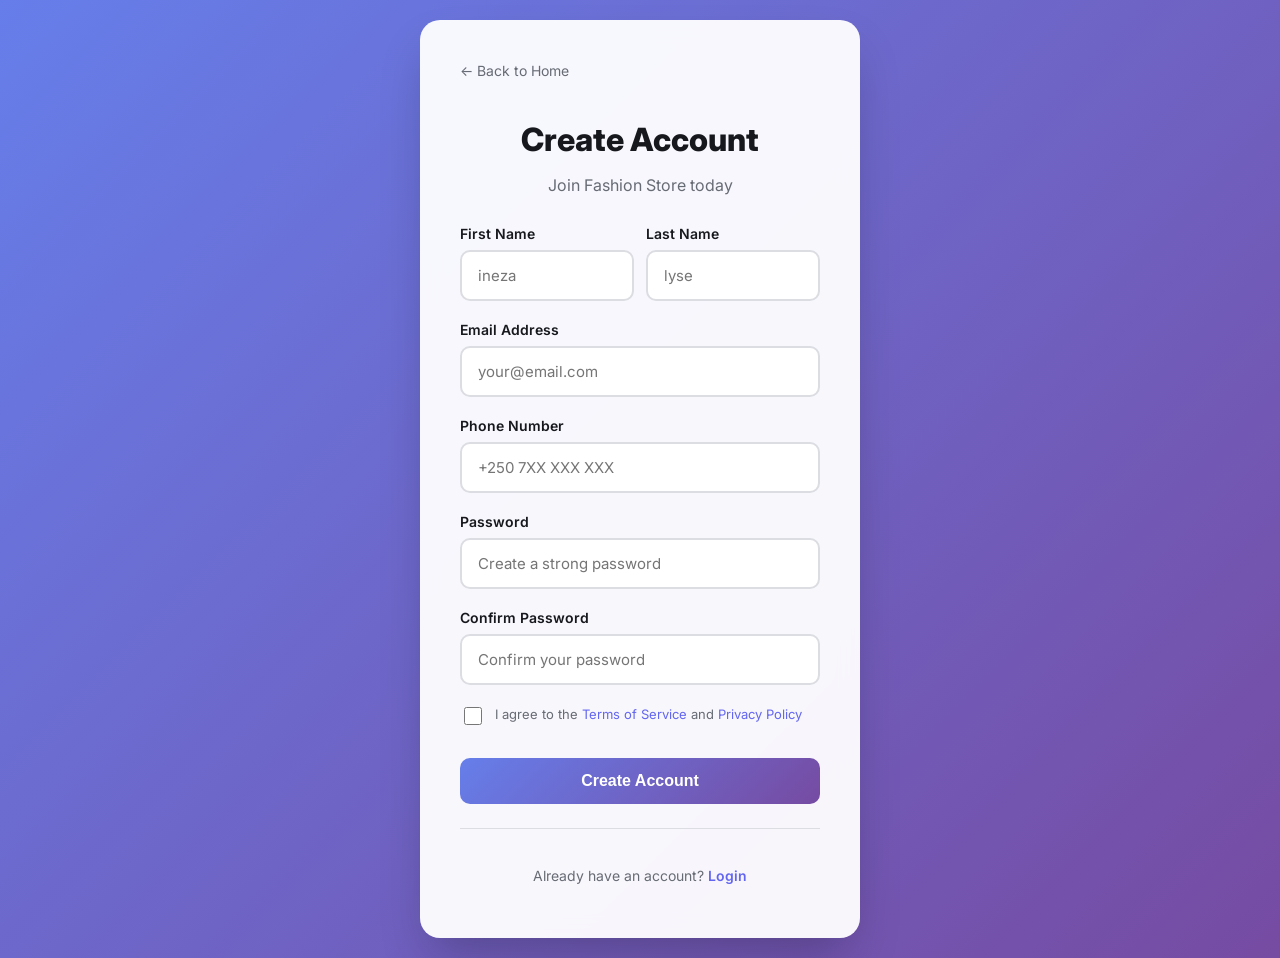
<file: signup.html>
<!DOCTYPE html>
<html lang="en">
<head>
    <meta charset="UTF-8">
    <meta name="viewport" content="width=device-width, initial-scale=1.0">
    <title>Sign Up - Fashion Store</title>
    <link rel="preconnect" href="https://fonts.googleapis.com">
    <link rel="preconnect" href="https://fonts.gstatic.com" crossorigin>
    <link href="https://fonts.googleapis.com/css2?family=Inter:wght@400;500;600;700;800&display=swap" rel="stylesheet">
    <link rel="stylesheet" href="styles.css">
    <style>
        .signup-page {
            min-height: 100vh;
            display: flex;
            align-items: center;
            justify-content: center;
            background: linear-gradient(135deg, #667eea 0%, #764ba2 25%, #f093fb 50%, #f5576c 75%, #667eea 100%);
            background-size: 400% 400%;
            animation: gradientShift 15s ease infinite;
            padding: 20px;
        }

        @keyframes gradientShift {
            0% { background-position: 0% 50%; }
            50% { background-position: 100% 50%; }
            100% { background-position: 0% 50%; }
        }

        .signup-container {
            background: rgba(255, 255, 255, 0.95);
            backdrop-filter: blur(10px);
            border-radius: 20px;
            padding: 40px;
            width: 100%;
            max-width: 440px;
            box-shadow: 0 25px 50px -12px rgba(0, 0, 0, 0.25);
            animation: slideUp 0.5s ease;
        }

        @keyframes slideUp {
            from {
                opacity: 0;
                transform: translateY(30px);
            }
            to {
                opacity: 1;
                transform: translateY(0);
            }
        }

        .signup-header {
            text-align: center;
            margin-bottom: 30px;
        }

        .signup-header h1 {
            font-size: 32px;
            font-weight: 800;
            color: var(--text);
            margin-bottom: 8px;
        }

        .signup-header p {
            color: var(--muted);
            font-size: 16px;
        }

        .form-group {
            margin-bottom: 20px;
        }

        .form-group label {
            display: block;
            font-size: 14px;
            font-weight: 600;
            color: var(--text);
            margin-bottom: 8px;
        }

        .form-group input {
            width: 100%;
            padding: 14px 16px;
            border: 2px solid var(--line);
            border-radius: 10px;
            font-size: 15px;
            font-family: inherit;
            transition: all 0.2s ease;
            background: #fff;
        }

        .form-group input:focus {
            outline: none;
            border-color: var(--primary);
            box-shadow: 0 0 0 4px var(--primary-light);
        }

        .name-row {
            display: grid;
            grid-template-columns: 1fr 1fr;
            gap: 12px;
        }

        .btn-primary {
            width: 100%;
            padding: 14px;
            background: linear-gradient(135deg, var(--gradient-1), var(--gradient-2));
            color: white;
            border: none;
            border-radius: 10px;
            font-size: 16px;
            font-weight: 600;
            cursor: pointer;
            transition: transform 0.2s ease, box-shadow 0.2s ease;
            margin-top: 10px;
        }

        .btn-primary:hover {
            transform: translateY(-2px);
            box-shadow: 0 10px 20px rgba(102, 126, 234, 0.3);
        }

        .signup-footer {
            text-align: center;
            margin-top: 24px;
            padding-top: 24px;
            border-top: 1px solid var(--line);
        }

        .signup-footer p {
            color: var(--muted);
            font-size: 14px;
        }

        .signup-footer a {
            color: var(--primary);
            text-decoration: none;
            font-weight: 600;
            transition: color 0.2s ease;
        }

        .signup-footer a:hover {
            color: var(--gradient-2);
        }

        .back-link {
            display: inline-flex;
            align-items: center;
            gap: 8px;
            color: var(--muted);
            text-decoration: none;
            font-size: 14px;
            margin-bottom: 20px;
            transition: color 0.2s ease;
        }

        .back-link:hover {
            color: var(--text);
        }

        .checkbox-group {
            display: flex;
            align-items: flex-start;
            gap: 10px;
            margin-bottom: 20px;
        }

        .checkbox-group input {
            width: 18px;
            height: 18px;
            accent-color: var(--primary);
            margin-top: 2px;
            flex-shrink: 0;
        }

        .checkbox-group label {
            font-size: 13px;
            color: var(--muted);
            line-height: 1.5;
        }

        .checkbox-group a {
            color: var(--primary);
            text-decoration: none;
        }

        .toast {
            position: fixed;
            bottom: 30px;
            right: 30px;
            background: var(--dark);
            color: white;
            padding: 16px 24px;
            border-radius: 12px;
            box-shadow: 0 10px 30px rgba(0, 0, 0, 0.2);
            display: flex;
            align-items: center;
            gap: 12px;
            transform: translateX(150%);
            transition: transform 0.3s ease;
            z-index: 1000;
        }

        .toast.show {
            transform: translateX(0);
        }

        .toast-icon {
            font-size: 20px;
        }

        @media (max-width: 480px) {
            .signup-container {
                padding: 30px 20px;
            }
            
            .name-row {
                grid-template-columns: 1fr;
            }
        }
    </style>
</head>
<body>
    <div class="signup-page">
        <div class="signup-container">
            <a href="index.html" class="back-link">← Back to Home</a>

            <div class="signup-header">
                <h1>Create Account</h1>
                <p>Join Fashion Store today</p>
            </div>

            <form id="signupForm">
                <div class="name-row">
                    <div class="form-group">
                        <label for="firstName">First Name</label>
                        <input type="text" id="firstName" placeholder="ineza" required>
                    </div>
                    <div class="form-group">
                        <label for="lastName">Last Name</label>
                        <input type="text" id="lastName" placeholder="lyse" required>
                    </div>
                </div>

                <div class="form-group">
                    <label for="email">Email Address</label>
                    <input type="email" id="email" placeholder="your@email.com" required>
                </div>

                <div class="form-group">
                    <label for="phone">Phone Number</label>
                    <input type="tel" id="phone" placeholder="+250 7XX XXX XXX">
                </div>
                
                <div class="form-group">
                    <label for="password">Password</label>
                    <input type="password" id="password" placeholder="Create a strong password" minlength="8" required>
                </div>

                <div class="form-group">
                    <label for="confirmPassword">Confirm Password</label>
                    <input type="password" id="confirmPassword" placeholder="Confirm your password" required>
                </div>

                <div class="checkbox-group">
                    <input type="checkbox" id="agreeTerms" required>
                    <label for="agreeTerms">I agree to the <a href="#">Terms of Service</a> and <a href="#">Privacy Policy</a></label>
                </div>

                <button type="submit" class="btn-primary">Create Account</button>
            </form>

            <div class="signup-footer">
                <p>Already have an account? <a href="login.html" onclick="window.location.href='login.html'; return false;">Login</a></p>
            </div>
        </div>
    </div>

    <div class="toast" id="toast">
        <span class="toast-icon">✓</span>
        <span id="toastMessage">Account created successfully!</span>
    </div>

    <script>
        const signupForm = document.getElementById('signupForm');
        const toast = document.getElementById('toast');
        const toastMessage = document.getElementById('toastMessage');

        function showToast(message, icon = '✓') {
            toastMessage.textContent = message;
            toast.querySelector('.toast-icon').textContent = icon;
            toast.classList.add('show');
            setTimeout(() => {
                toast.classList.remove('show');
            }, 3000);
        }

        signupForm.addEventListener('submit', (e) => {
            e.preventDefault();
            
            const password = document.getElementById('password').value;
            const confirmPassword = document.getElementById('confirmPassword').value;
            
            if (password !== confirmPassword) {
                showToast('Passwords do not match!', '⚠');
                return;
            }

            if (password.length < 8) {
                showToast('Password must be at least 8 characters!', '⚠');
                return;
            }

            const formData = {
                firstName: document.getElementById('firstName').value,
                lastName: document.getElementById('lastName').value,
                email: document.getElementById('email').value,
                phone: document.getElementById('phone').value
            };

            // Save user data to localStorage
            localStorage.setItem('userData', JSON.stringify(formData));
            localStorage.setItem('userEmail', formData.email);
            
            showToast('Account created! Please login...', '✓');
            
            setTimeout(() => {
                window.location.href = 'login.html';
            }, 1500);
        });

        // Real-time password match check
        document.getElementById('confirmPassword').addEventListener('input', (e) => {
            const password = document.getElementById('password').value;
            if (e.target.value && e.target.value !== password) {
                e.target.style.borderColor = '#f5576c';
            } else {
                e.target.style.borderColor = 'var(--line)';
            }
        });
    </script>
</body>
</html>
</file>
<file: styles.css>
:root {
  --bg: #f3f3f5;
  --card: #ffffff;
  --text: #16181d;
  --muted: #676b74;
  --line: #dcdde2;
  --dark: #1f232d;
  --white: #ffffff;
  --gray-100: #f3f4f6;
  --gray-200: #e5e7eb;
  --gray-300: #d1d5db;
  --gray-500: #6b7280;
  --gray-600: #4b5563;
  --gray-700: #374151;
  --gray-800: #1f2937;
  --gray-900: #111827;
  --primary: #6366f1;
  --primary-light: rgba(99, 102, 241, 0.2);
  --radius: 6px;
  --radius-md: 8px;
  --radius-lg: 12px;
  --transition: all 0.2s ease;
  --gradient-1: #667eea;
  --gradient-2: #764ba2;
  --gradient-3: #f093fb;
  --gradient-4: #f5576c;
  --modal-bg: rgba(0, 0, 0, 0.5);
  --modal-card: #fff;
  --modal-text: #16181d;
  --modal-border: #dcdde2;
  --modal-radius: 12px;
  --modal-shadow: 0 2px 4px rgba(0, 0, 0, 0.1);
  --cool-gradient: linear-gradient(120deg, #a1c9f2, #f7cac9);
}

* {
  box-sizing: border-box;
}

body {
  margin: 0;
  font-family: "Inter", sans-serif;
  background: linear-gradient(135deg, #1a1a2e9b 0%, #000000 0%, #000000 0%);
  background-attachment: fixed;
  color: var(--text);
  min-height: 100vh;
}

body::before {
  content: '';
  position: fixed;
  top: 0;
  left: 0;
  right: 0;
  bottom: 0;
  background: 
    radial-gradient(circle at 20% 80%, rgba(4, 4, 4, 0.3) 0%, transparent 50%),
    radial-gradient(circle at 80% 20%, rgba(0, 0, 0, 0.3) 0%, transparent 50%),
    radial-gradient(circle at 40% 40%, rgba(2, 2, 2, 0.2) 0%, transparent 50%);
  pointer-events: none;
  z-index: -1;
  animation: backgroundPulse 10s ease-in-out infinite;
}

@keyframes backgroundPulse {
  0%, 100% { opacity: 0.5; }
  50% { opacity: 1; }
}

.container {
  width: min(1080px, 94vw);
  margin: 0 auto;
}

.header {
  margin-top: 16px;
  padding: 14px 18px;
  border: 1px solid rgba(255, 255, 255, 0.1);
  border-radius: 12px;
  background: rgba(204, 230, 156, 0.95);
  backdrop-filter: blur(10px);
  display: flex;
  align-items: center;
  justify-content: space-between;
  gap: 18px;
  box-shadow: 0 4px 20px rgba(0, 0, 0, 0.1);
  animation: slideDown 0.5s ease;
}

@keyframes slideDown {
  from {
    opacity: 0;
    transform: translateY(-20px);
  }
  to {
    opacity: 1;
    transform: translateY(0);
  }
}

.logo {
  font-size: 32px;
  font-weight: 800;
  letter-spacing: -0.5px;
  color: #000000;
  text-transform: uppercase;
}

.nav-links {
  display: flex;
  gap: 22px;
}

.nav-links a,
.footer a {
  text-decoration: none;
  color: var(--text);
  font-weight: 500;
}

.nav-links a.active {
  color: var(--primary);
  font-weight: 700;
}

.nav-actions {
  display: flex;
  align-items: center;
  gap: 8px;
}

.user-welcome {
  font-size: 14px;
  font-weight: 600;
  color: var(--text);
  margin-right: 8px;
}

.btn {
  border: 1px solid var(--line);
  border-radius: 6px;
  padding: 9px 14px;
  cursor: pointer;
  font-weight: 600;
  font-size: 14px;
}

.btn-light {
  background: #fff;
  text-decoration: none;
  color: var(--text);
  font-size: 14px;
  display: inline-flex;
  align-items: center;
  justify-content: center;
  transition: all 0.3s ease;
}

.btn-light:hover {
  background: linear-gradient(135deg, var(--gradient-1), var(--gradient-2));
  color: white;
  border-color: transparent;
  transform: translateY(-2px);
  box-shadow: 0 4px 12px rgba(0, 0, 0, 0.2);
}

.btn-outline {
  background: #f8f9fb;
  transition: all 0.3s ease;
}

.btn-outline:hover {
  background: linear-gradient(135deg, var(--gradient-3), var(--gradient-4));
  color: white;
  border-color: transparent;
  transform: translateY(-2px);
  box-shadow: 0 4px 12px rgba(0, 80, 90, 0.3);
}

.btn-dark {
  background: linear-gradient(135deg, var(--dark) 0%, #2d3748 100%);
  color: #fff;
  border: 0;
  transition: all 0.3s ease;
}

.btn-dark:hover {
  transform: translateY(-2px);
  box-shadow: 0 8px 20px rgba(0, 0, 45, 0.3);
}

.btn-dark:active {
  transform: translateY(0);
}

.icon-btn {
  border: 1px solid var(--line);
  background: #6b6868;
  border-radius: 8px;
  width: 38px;
  height: 38px;
  cursor: pointer;
  transition: all 0.3s ease;
  display: flex;
  align-items: center;
  justify-content: center;
}

.icon-btn:hover {
  transform: translateY(-2px);
  box-shadow: 0 4px 12px rgba(0, 0, 0, 0.15);
  background: linear-gradient(135deg, var(--gradient-1), var(--gradient-2));
  color: rgb(104, 103, 103);
  border-color: transparent;
}

.icon-btn:active {
  transform: translateY(0);
}

.hero {
  margin-top: 12px;
  min-height: 270px;
  border-radius: 16px;
  border: 1px solid rgba(255, 255, 255, 0.2);
  background: linear-gradient(135deg, rgba(180, 235, 122, 0.95) 0%, rgba(255, 255, 255, 0.9) 100%);
  backdrop-filter: blur(10px);
  padding: 32px;
  display: grid;
  grid-template-columns: 1fr 1fr;
  gap: 24px;
  overflow: hidden;
  box-shadow: 0 8px 32px rgba(0, 0, 0, 0.1);
  animation: fadeIn 0.6s ease;
}

@keyframes fadeIn {
  from { opacity: 0; transform: translateY(20px); }
  to { opacity: 1; transform: translateY(0); }
}

.hero-text h1 {
  font-size: 48px;
  margin-bottom: 8px;
}

.hero-text p {
  color: var(--muted);
  font-size: 22px;
  max-width: 420px;
}

.hero-images {
  display: flex;
  flex-direction: column;
  gap: 12px;
  width: 100%;
}

.hero-image.main {
  width: 100%;
  height: 200px;
  object-fit: cover;
  border-radius: 12px;
  display: block;
}

.hero-image {
  width: 100%;
  height: 100%;
  object-fit: cover;
  border-radius: 6px;
  display: block;
}

.hero-thumbnails {
  display: grid;
  grid-template-columns: repeat(3, 1fr);
  gap: 12px;
}

.hero-thumbnails img {
  width: 100%;
  height: 100px;
  object-fit: cover;
  border-radius: 8px;
  transition: transform 0.3s ease, box-shadow 0.3s ease;
  cursor: pointer;
  display: block;
  background: #f0f0f0;
}

.hero-thumbnails img:hover {
  transform: scale(1.05);
  box-shadow: 0 8px 20px rgba(0, 0, 0, 0.2);
}

.search-wrap {
  margin-top: 16px;
  border: 1px solid rgba(255, 255, 255, 0.2);
  background: rgba(255, 255, 255, 0.95);
  backdrop-filter: blur(10px);
  border-radius: 12px;
  display: flex;
  align-items: center;
  justify-content: space-between;
  padding: 0 14px;
  box-shadow: 0 4px 15px rgba(0, 0, 0, 0.1);
  transition: all 0.3s ease;
}

.search-wrap:focus-within {
  box-shadow: 0 8px 25px rgba(102, 126, 234, 0.2);
  border-color: rgba(102, 126, 234, 0.5);
}

.search-wrap input {
  border: none;
  outline: none;
  width: 100%;
  background: transparent;
  padding: 14px 4px;
  font-size: 15px;
}

.section-title {
  text-align: center;
  margin: 30px 0 20px;
  font-size: 34px;
  font-weight: 800;
  color: white;
  text-shadow: 0 2px 4px rgba(0, 0, 0, 0.2);
  animation: fadeInUp 0.5s ease;
}

@keyframes fadeInUp {
  from {
    opacity: 0;
    transform: translateY(20px);
  }
  to {
    opacity: 1;
    transform: translateY(0);
  }
}

.categories {
  display: grid;
  grid-template-columns: repeat(5, 1fr);
  gap: 10px;
}

.category-card {
  border: 1px solid rgba(255, 255, 255, 0.2);
  background: rgba(255, 255, 255, 0.9);
  backdrop-filter: blur(10px);
  border-radius: 12px;
  padding: 0;
  cursor: pointer;
  font-size: 18px;
  font-weight: 600;
  transition: all 0.3s ease;
  animation: slideUp 0.5s ease backwards;
  overflow: hidden;
  display: flex;
  flex-direction: column;
  align-items: center;
}

.category-card img {
  width: 100%;
  height: 120px;
  object-fit: cover;
  display: block;
}

.category-card span {
  padding: 12px;
  display: block;
  text-align: center;
}

.category-card.active {
  background: rgba(102, 126, 234, 0.15);
  border-color: rgba(102, 126, 234, 0.5);
  box-shadow: 0 0 20px rgba(102, 126, 234, 0.2);
}

.category-card.active span {
  color: var(--primary);
}

.category-card:hover {
  transform: translateY(-4px);
  box-shadow: 0 12px 24px rgba(0, 0, 0, 0.15);
}

.products {
  display: grid;
  grid-template-columns: repeat(4, 1fr);
  gap: 16px;
}

@media (max-width: 1024px) {
  .products {
    grid-template-columns: repeat(3, 1fr);
  }
}

@media (max-width: 768px) {
  .products {
    grid-template-columns: repeat(2, 1fr);
  }
}

@media (max-width: 480px) {
  .products {
    grid-template-columns: 1fr;
  }
}

.product-card {
  background: rgba(255, 255, 255, 0.95);
  border: 1px solid rgba(255, 255, 255, 0.2);
  border-radius: 16px;
  overflow: hidden;
  transition: all 0.4s cubic-bezier(0.4, 0, 0.2, 1);
  cursor: pointer;
  animation: cardAppear 0.5s ease backwards;
  position: relative;
}

@keyframes cardAppear {
  from {
    opacity: 0;
    transform: translateY(20px) scale(0.95);
  }
  to {
    opacity: 1;
    transform: translateY(0) scale(1);
  }
}

.product-card:hover {
  transform: translateY(-12px) scale(1.02);
  box-shadow: 0 25px 50px rgba(0, 0, 0, 0.2);
  background: #fff;
}

.product-card:nth-child(1) { animation-delay: 0.1s; }
.product-card:nth-child(2) { animation-delay: 0.15s; }
.product-card:nth-child(3) { animation-delay: 0.2s; }
.product-card:nth-child(4) { animation-delay: 0.25s; }
.product-card:nth-child(5) { animation-delay: 0.3s; }
.product-card:nth-child(6) { animation-delay: 0.35s; }
.product-card:nth-child(7) { animation-delay: 0.4s; }
.product-card:nth-child(8) { animation-delay: 0.45s; }
.product-card:nth-child(9) { animation-delay: 0.5s; }
.product-card:nth-child(10) { animation-delay: 0.55s; }
.product-card:nth-child(11) { animation-delay: 0.6s; }
.product-card:nth-child(12) { animation-delay: 0.65s; }

.product-image-wrapper {
  position: relative;
  overflow: hidden;
  height: 280px;
}

.product-card img {
  width: 100%;
  height: 100%;
  object-fit: cover;
  transition: transform 0.6s cubic-bezier(0.4, 0, 0.2, 1);
  display: block;
  background: linear-gradient(135deg, #f5f5f5 0%, #e0e0e0 100%);
}

.product-card:hover img {
  transform: scale(1.15);
}

/* Pinterest-style hover overlay */
.product-overlay {
  position: absolute;
  top: 0;
  left: 0;
  right: 0;
  bottom: 0;
  background: linear-gradient(to bottom, rgba(0,0,0,0) 0%, rgba(0,0,0,0.4) 100%);
  opacity: 0;
  transition: opacity 0.3s ease;
  display: flex;
  flex-direction: column;
  justify-content: space-between;
  padding: 16px;
}

.product-card:hover .product-overlay {
  opacity: 1;
}

/* Quick action buttons */
.product-actions {
  display: flex;
  gap: 8px;
  justify-content: flex-end;
  transform: translateY(-10px);
  opacity: 0;
  transition: all 0.3s ease;
}

.product-card:hover .product-actions {
  transform: translateY(0);
  opacity: 1;
}

.product-action-btn {
  width: 40px;
  height: 40px;
  border-radius: 50%;
  border: none;
  background: rgba(255, 255, 255, 0.95);
  cursor: pointer;
  font-size: 18px;
  display: flex;
  align-items: center;
  justify-content: center;
  transition: all 0.2s ease;
  box-shadow: 0 2px 8px rgba(0,0,0,0.15);
}

.product-action-btn:hover {
  background: #fff;
  transform: scale(1.1);
  box-shadow: 0 4px 12px rgba(0,0,0,0.2);
}

.product-action-btn.liked {
  background: #ff4757;
  color: white;
}

/* Quick add to cart button */
.quick-add-btn {
  position: absolute;
  bottom: 16px;
  left: 50%;
  transform: translateX(-50%) translateY(20px);
  opacity: 0;
  transition: all 0.3s ease;
  background: linear-gradient(135deg, var(--dark) 0%, #2d3748 100%);
  color: white;
  border: none;
  padding: 12px 24px;
  border-radius: 24px;
  font-weight: 600;
  font-size: 14px;
  cursor: pointer;
  box-shadow: 0 4px 15px rgba(0,0,0,0.3);
  white-space: nowrap;
}

.product-card:hover .quick-add-btn {
  transform: translateX(-50%) translateY(0);
  opacity: 1;
}

.quick-add-btn:hover {
  background: linear-gradient(135deg, #2d3748 0%, var(--dark) 100%);
  box-shadow: 0 6px 20px rgba(0,0,0,0.4);
}

/* Product info section */
.product-info {
  padding: 16px;
}

.product-card h3 {
  margin: 0 0 8px 0;
  font-size: 16px;
  font-weight: 600;
  color: var(--text);
  line-height: 1.4;
}

.product-card p {
  margin: 0 0 12px 0;
  font-weight: 700;
  font-size: 18px;
  color: var(--primary);
}

/* Product meta row */
.product-meta {
  display: flex;
  justify-content: space-between;
  align-items: center;
  margin-top: 8px;
}

.product-rating {
  display: flex;
  align-items: center;
  gap: 4px;
  font-size: 13px;
  color: var(--muted);
}

.product-rating .stars {
  color: #ffc107;
}

.product-category-tag {
  font-size: 11px;
  text-transform: uppercase;
  letter-spacing: 0.5px;
  color: var(--muted);
  background: var(--gray-100);
  padding: 4px 10px;
  border-radius: 12px;
}

/* Full width button at bottom */
.product-card .btn {
  width: 100%;
  margin-top: 12px;
  transition: all 0.3s ease;
  position: relative;
  overflow: hidden;
  border-radius: 10px;
}

.product-card .btn::after {
  content: '';
  position: absolute;
  top: 50%;
  left: 50%;
  width: 0;
  height: 0;
  background: rgba(255, 255, 255, 0.3);
  border-radius: 50%;
  transform: translate(-50%, -50%);
  transition: width 0.6s ease, height 0.6s ease;
}

.product-card .btn:active::after {
  width: 300px;
  height: 300px;
}

.reviews {
  display: grid;
  grid-template-columns: 1fr 1fr;
  gap: 10px;
}

.review-card {
  background: rgba(255, 255, 255, 0.95);
  border: 1px solid rgba(255, 255, 255, 0.2);
  border-radius: 12px;
  text-align: center;
  padding: 24px;
  backdrop-filter: blur(10px);
  transition: all 0.3s ease;
}

.review-card:hover {
  transform: translateY(-5px);
  box-shadow: 0 15px 30px rgba(0, 0, 0, 0.1);
}

.review-card p {
  font-size: 28px;
  margin: 8px 0;
}

.stars {
  margin-bottom: 5px;
}

.details-card {
  display: grid;
  grid-template-columns: 340px 1fr;
  gap: 24px;
  border: 1px solid rgba(255, 255, 255, 0.2);
  border-radius: 16px;
  background: rgba(255, 255, 255, 0.95);
  backdrop-filter: blur(10px);
  padding: 20px;
  box-shadow: 0 8px 32px rgba(0, 0, 0, 0.1);
}

.details-card img {
  width: 100%;
  border-radius: 8px;
  height: 300px;
  object-fit: cover;
  display: block;
  background: #f0f0f0;
}

.detail-info h3 {
  font-size: 40px;
  margin: 8px 0;
}

.detail-info p {
  font-size: 28px;
  margin: 4px 0;
}

.size-label {
  font-size: 15px;
  color: var(--muted);
}

.sizes {
  display: flex;
  gap: 8px;
  margin: 8px 0 14px;
}

.size-btn {
  border: 1px solid var(--line);
  border-radius: 6px;
  background: #fff;
  padding: 6px 10px;
  cursor: pointer;
}

.size-btn.active {
  background: var(--dark);
  color: #fff;
}

.cart-table {
  background: rgba(255, 255, 255, 0.95);
  border: 1px solid rgba(255, 255, 255, 0.2);
  border-radius: 16px;
  overflow: hidden;
  backdrop-filter: blur(10px);
  box-shadow: 0 8px 32px rgba(255, 255, 255, 0.8);
}

.cart-head,
.cart-row {
  display: grid;
  grid-template-columns: 2fr 1fr 1fr;
}

.cart-head span {
  padding: 12px;
  font-weight: 600;
  border-right: 1px solid var(--line);
}

.cart-head span:last-child {
  border-right: none;
}

.item-cell,
.qty-cell,
.total-cell {
  padding: 12px;
  border-top: 1px solid var(--line);
  border-right: 1px solid var(--line);
}

.total-cell {
  border-right: none;
  font-weight: 700;
}

.item-cell {
  display: flex;
  gap: 10px;
  align-items: center;
}

.item-cell img {
  width: 58px;
  height: 58px;
  border-radius: 6px;
  object-fit: cover;
}

.qty-cell {
  display: flex;
  align-items: center;
  justify-content: center;
  gap: 10px;
}

.qty-cell button {
  width: 28px;
  height: 28px;
  border: 1px solid var(--line);
  border-radius: 4px;
  background: #fff;
  cursor: pointer;
}

.checkout-btn {
  display: block;
  width: 220px;
  margin: 12px auto 0;
}

.footer {
  margin-top: 60px;
  background: linear-gradient(135deg, rgba(255, 255, 255, 0.5) 0%, rgba(255, 255, 255, 0.6) 100%);
  color: #000000;
  padding: 60px 0 30px;
  border-top: 1px solid rgba(255, 255, 255, 0.6);
}

.footer-container {
  width: min(1080px, 94vw);
  margin: 0 auto;
  display: grid;
  grid-template-columns: 2fr 1fr 1fr 1.5fr;
  gap: 40px;
  padding: 0 20px;
}

.footer-brand h3 {
  font-size: 28px;
  font-weight: 800;
  margin-bottom: 16px;
  background: linear-gradient(135deg, #000000, #000000);
  -webkit-background-clip: text;
  -webkit-text-fill-color: transparent;
  background-clip: text;
}

.footer-brand p {
  color: rgba(0, 0, 0, 0.7);
  line-height: 1.7;
  margin-bottom: 20px;
}

.footer-social {
  display: flex;
  gap: 12px;
}

.footer-social a {
  width: 44px;
  height: 44px;
  background: rgba(0, 0, 0, 0.1);
  border-radius: 12px;
  display: flex;
  align-items: center;
  justify-content: center;
  text-decoration: none;
  transition: all 0.3s ease;
  border: 1px solid rgba(0, 0, 0, 0.2);
  color: inherit;
}

.footer-social a svg {
  width: 22px;
  height: 22px;
  fill: currentColor;
  transition: transform 0.3s ease;
}

.footer-social a:hover {
  background: linear-gradient(135deg, var(--gradient-1), var(--gradient-2));
  transform: translateY(-4px) scale(1.05);
  border-color: transparent;
  box-shadow: 0 8px 20px rgba(102, 126, 234, 0.4);
}

.footer-social a:hover svg {
  transform: scale(1.1);
  fill: white;
}

/* Individual brand colors on hover */
.footer-social a[aria-label="Facebook"]:hover {
  background: linear-gradient(135deg, #1877f2, #0d5cb6);
}

.footer-social a[aria-label="Instagram"]:hover {
  background: linear-gradient(135deg, #f09433 0%, #e6683c 25%, #dc2743 50%, #cc2366 75%, #bc1888 100%);
}

.footer-social a[aria-label="Twitter"]:hover {
  background: linear-gradient(135deg, #000000, #333333);
}

.footer-social a[aria-label="Pinterest"]:hover {
  background: linear-gradient(135deg, #e60023, #bd081c);
}

.footer-social a[aria-label="TikTok"]:hover {
  background: linear-gradient(135deg, #00f2ea, #ff0050);
}

.footer-links h4,
.footer-contact h4 {
  font-size: 16px;
  font-weight: 700;
  margin-bottom: 20px;
  color: #000000;
}

.footer-links ul {
  list-style: none;
  padding: 0;
  margin: 0;
}

.footer-links li {
  margin-bottom: 12px;
}

.footer-links a,
.footer-legal a {
  color: rgba(0, 0, 0, 0.4);
  text-decoration: none;
  transition: color 0.3s ease;
  font-size: 14px;
}

.footer-links a:hover,
.footer-legal a:hover {
  color: #667eea;
}

.footer-contact p {
  color: rgba(0, 0, 0, 0.7);
  margin-bottom: 12px;
  font-size: 14px;
  line-height: 1.6;
}

.footer-bottom {
  width: min(1080px, 94vw);
  margin: 40px auto 0;
  padding: 30px 20px 0;
  border-top: 1px solid rgba(0, 0, 0, 0.1);
  display: flex;
  justify-content: space-between;
  align-items: center;
  flex-wrap: wrap;
  gap: 20px;
}

.footer-bottom p {
  color: rgba(0, 0, 0, 0.5);
  font-size: 14px;
}

.footer-legal {
  display: flex;
  gap: 24px;
}

@media (max-width: 900px) {
  .footer-container {
    grid-template-columns: 1fr 1fr;
    gap: 30px;
  }
  
  .footer-bottom {
    flex-direction: column;
    text-align: center;
  }
}

@media (max-width: 600px) {
  .footer-container {
    grid-template-columns: 1fr;
    text-align: center;
  }
  
  .footer-social {
    justify-content: center;
  }
}

@media (max-width: 900px) {
  .hero,
  .details-card {
    grid-template-columns: 1fr;
  }

  .products {
    grid-template-columns: repeat(2, 1fr);
  }

  .categories {
    grid-template-columns: repeat(3, 1fr);
  }

  .header {
    flex-wrap: wrap;
  }
}
.modal {
  display: none;
  position: fixed;
  top: 0;
  left: 0;
  right: 0;
  bottom: 0;
  background: rgba(0, 0, 0, 0.5);
  z-index: 2000;
  align-items: center;
  justify-content: center;
  padding: 1rem;
}

.modal.active {
  display: flex;
}

/* Cart Modal Styles */
.cart-modal {
  display: none;
  position: fixed;
  top: 0;
  left: 0;
  right: 0;
  bottom: 0;
  background: rgba(0, 0, 0, 0.5);
  z-index: 3000;
  align-items: center;
  justify-content: center;
  padding: 1rem;
}

.cart-modal.active {
  display: flex;
}

.cart-modal-content {
  background: rgba(0, 0, 0, 0.98);
  backdrop-filter: blur(20px);
  border-radius: 20px;
  width: 100%;
  max-width: 500px;
  max-height: 80vh;
  display: flex;
  flex-direction: column;
  box-shadow: 0 25px 50px -12px rgba(0, 0, 0, 0.4);
  animation: slideUp 0.3s ease;
}

.cart-header {
  display: flex;
  justify-content: space-between;
  align-items: center;
  padding: 20px 24px;
  border-bottom: 1px solid var(--line);
}

.cart-header h2 {
  margin: 0;
  font-size: 24px;
}

.close-cart {
  background: none;
  border: none;
  font-size: 32px;
  cursor: pointer;
  color: var(--muted);
  transition: color 0.2s;
}

.close-cart:hover {
  color: var(--text);
}

.cart-items {
  flex: 1;
  overflow-y: auto;
  padding: 16px 24px;
}

.cart-item {
  display: grid;
  grid-template-columns: 80px 1fr auto;
  gap: 16px;
  align-items: center;
  padding: 16px 0;
  border-bottom: 1px solid var(--line);
}

.cart-item img {
  width: 80px;
  height: 80px;
  object-fit: cover;
  border-radius: 8px;
  background: #f0f0f0;
}

.cart-item-info h4 {
  margin: 0 0 4px 0;
  font-size: 16px;
}

.cart-item-info p {
  margin: 0;
  color: var(--muted);
  font-size: 14px;
}

.cart-item-qty {
  display: flex;
  align-items: center;
  gap: 8px;
  margin-top: 8px;
}

.cart-item-qty button {
  width: 28px;
  height: 28px;
  border: 1px solid var(--line);
  background: #fff;
  border-radius: 6px;
  cursor: pointer;
  font-weight: 600;
}

.cart-item-qty span {
  min-width: 24px;
  text-align: center;
  font-weight: 600;
}

.remove-item {
  background: #ff4444;
  color: white;
  border: none;
  border-radius: 6px;
  padding: 8px 12px;
  cursor: pointer;
  font-size: 12px;
}

.cart-footer {
  padding: 20px 24px;
  border-top: 1px solid var(--line);
  background: rgba(248, 249, 250, 0.5);
  border-radius: 0 0 20px 20px;
}

.cart-total-row {
  display: flex;
  justify-content: space-between;
  font-size: 20px;
}

.empty-cart {
  text-align: center;
  padding: 40px;
  color: var(--muted);
}

.empty-cart-icon {
  font-size: 48px;
  margin-bottom: 16px;
}

/* Cart icon clickable */
.icon-btn[aria-label="Cart"] {
  cursor: pointer;
  position: relative;
}

.icon-btn[aria-label="Cart"]:hover {
  transform: scale(1.1);
}

.modal-content {
  background: var(--white);
  border-radius: var(--radius-lg);
  max-width: 600px;
  width: 100%;
  max-height: 90vh;
  overflow-y: auto;
  position: relative;
  animation: modalIn 0.3s ease;
}

.modal-small {
  max-width: 400px;
}

@keyframes modalIn {
  from {
      opacity: 0;
      transform: scale(0.95);
  }
  to {
      opacity: 1;
      transform: scale(1);
  }
}

.modal-close {
  position: absolute;
  top: 1rem;
  right: 1rem;
  background: none;
  border: none;
  font-size: 1.5rem;
  cursor: pointer;
  color: var(--gray-500);
  width: 32px;
  height: 32px;
  display: flex;
  align-items: center;
  justify-content: center;
  border-radius: var(--radius);
  transition: var(--transition);
}

.modal-close:hover {
  background: var(--gray-100);
  color: var(--gray-800);
}

.modal-body {
  padding: 2rem;
}

.modal-body h3 {
  font-size: 1.5rem;
  font-weight: 700;
  color: var(--gray-900);
  margin-bottom: 0.5rem;
}

.modal-body > p {
  color: var(--gray-600);
  margin-bottom: 1.5rem;
}

.form-group {
  margin-bottom: 1rem;
}

.form-group label {
  display: block;
  font-size: 0.875rem;
  font-weight: 500;
  color: var(--gray-700);
  margin-bottom: 0.5rem;
}

.form-group input {
  width: 100%;
  padding: 0.75rem 1rem;
  border: 1px solid var(--gray-300);
  border-radius: var(--radius-md);
  font-size: 0.875rem;
  outline: none;
  transition: var(--transition);
}

.form-group input:focus {
  border-color: var(--primary);
  box-shadow: 0 0 0 3px var(--primary-light);
}

.form-footer {
  text-align: center;
  margin-top: 1.5rem;
  padding-top: 1.5rem;
  border-top: 1px solid var(--gray-200);
  font-size: 0.875rem;
  color: var(--gray-600);
}

.form-footer a {
  color: var(--primary);
  text-decoration: none;
  font-weight: 500;
}

/* Responsive Styles */
@media (max-width: 1024px) {
  .hero-text h1 {
      font-size: 2.5rem;
  }

  .features-grid {
      grid-template-columns: repeat(2, 1fr);
  }

  .products-grid {
      grid-template-columns: repeat(2, 1fr);
  }

  .testimonials-grid {
      grid-template-columns: repeat(2, 1fr);
  }

  .footer-grid {
      grid-template-columns: repeat(2, 1fr);
  }
}
</file>
